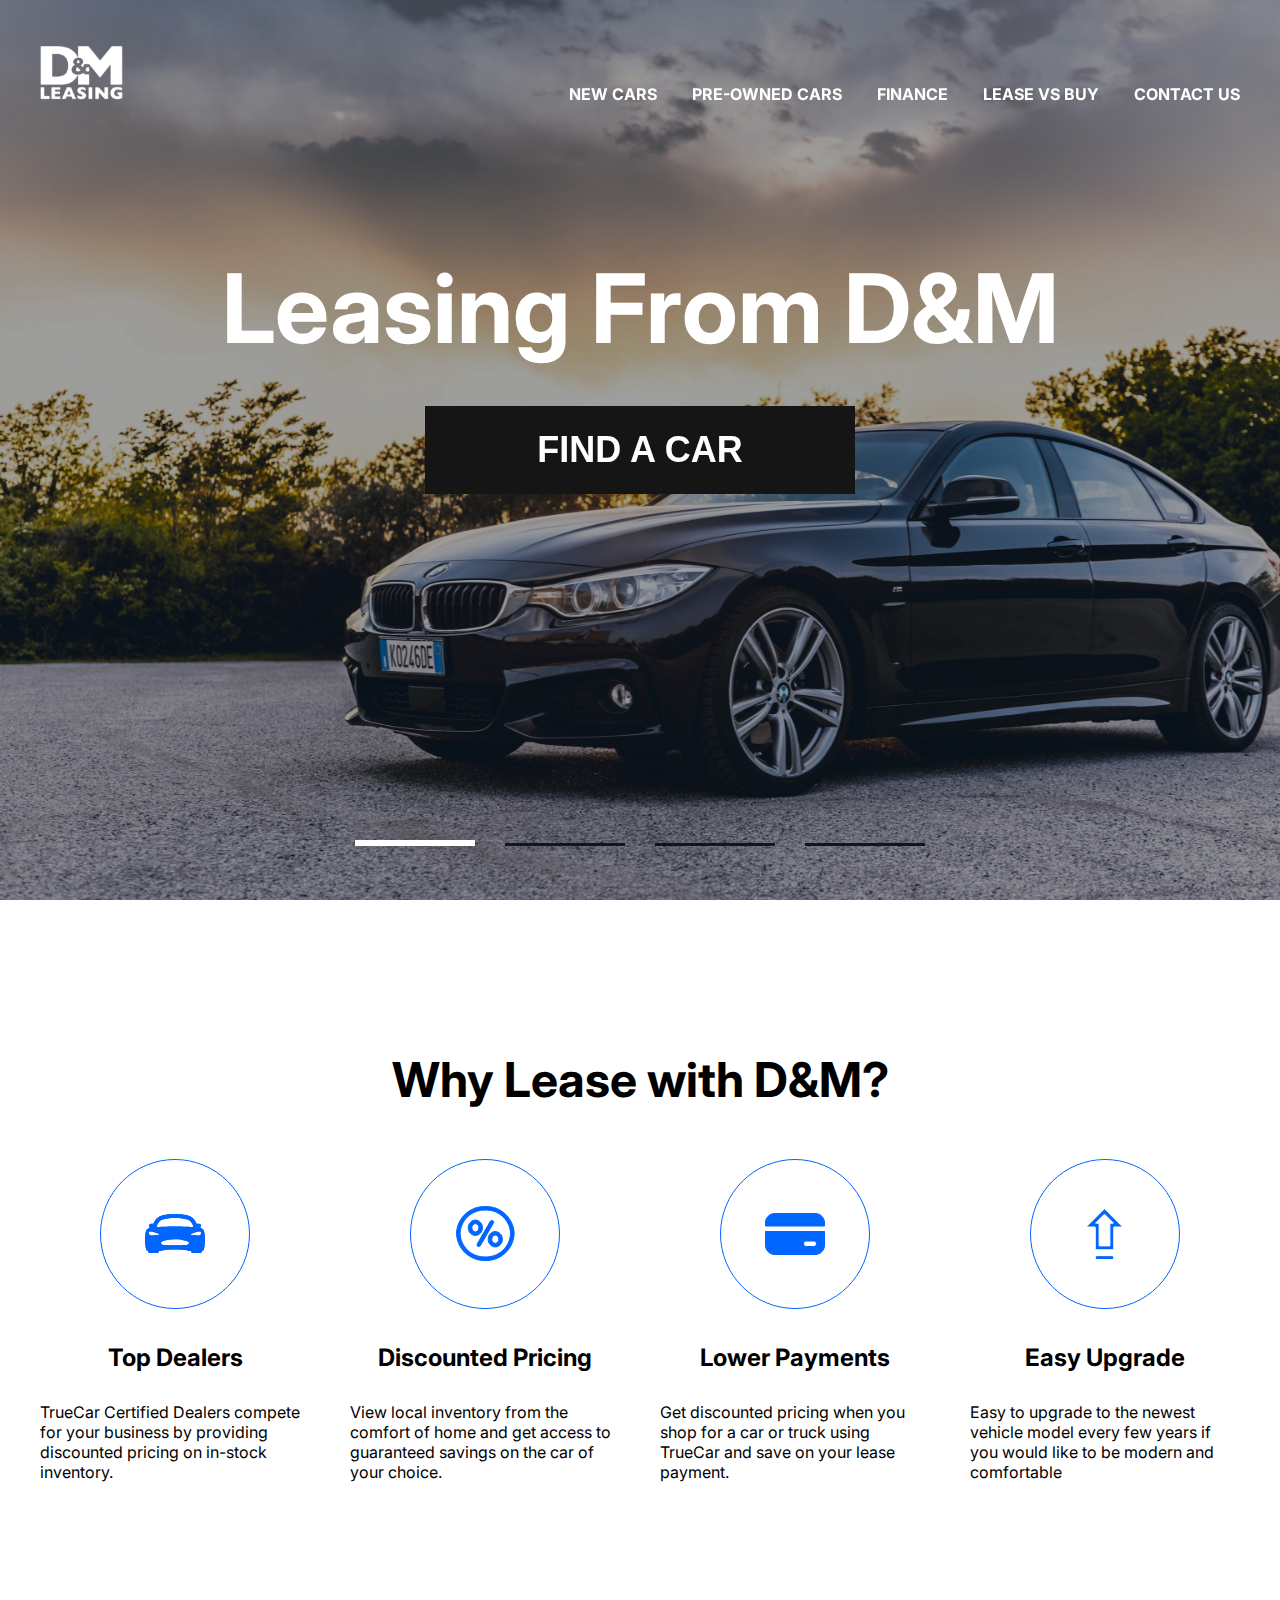
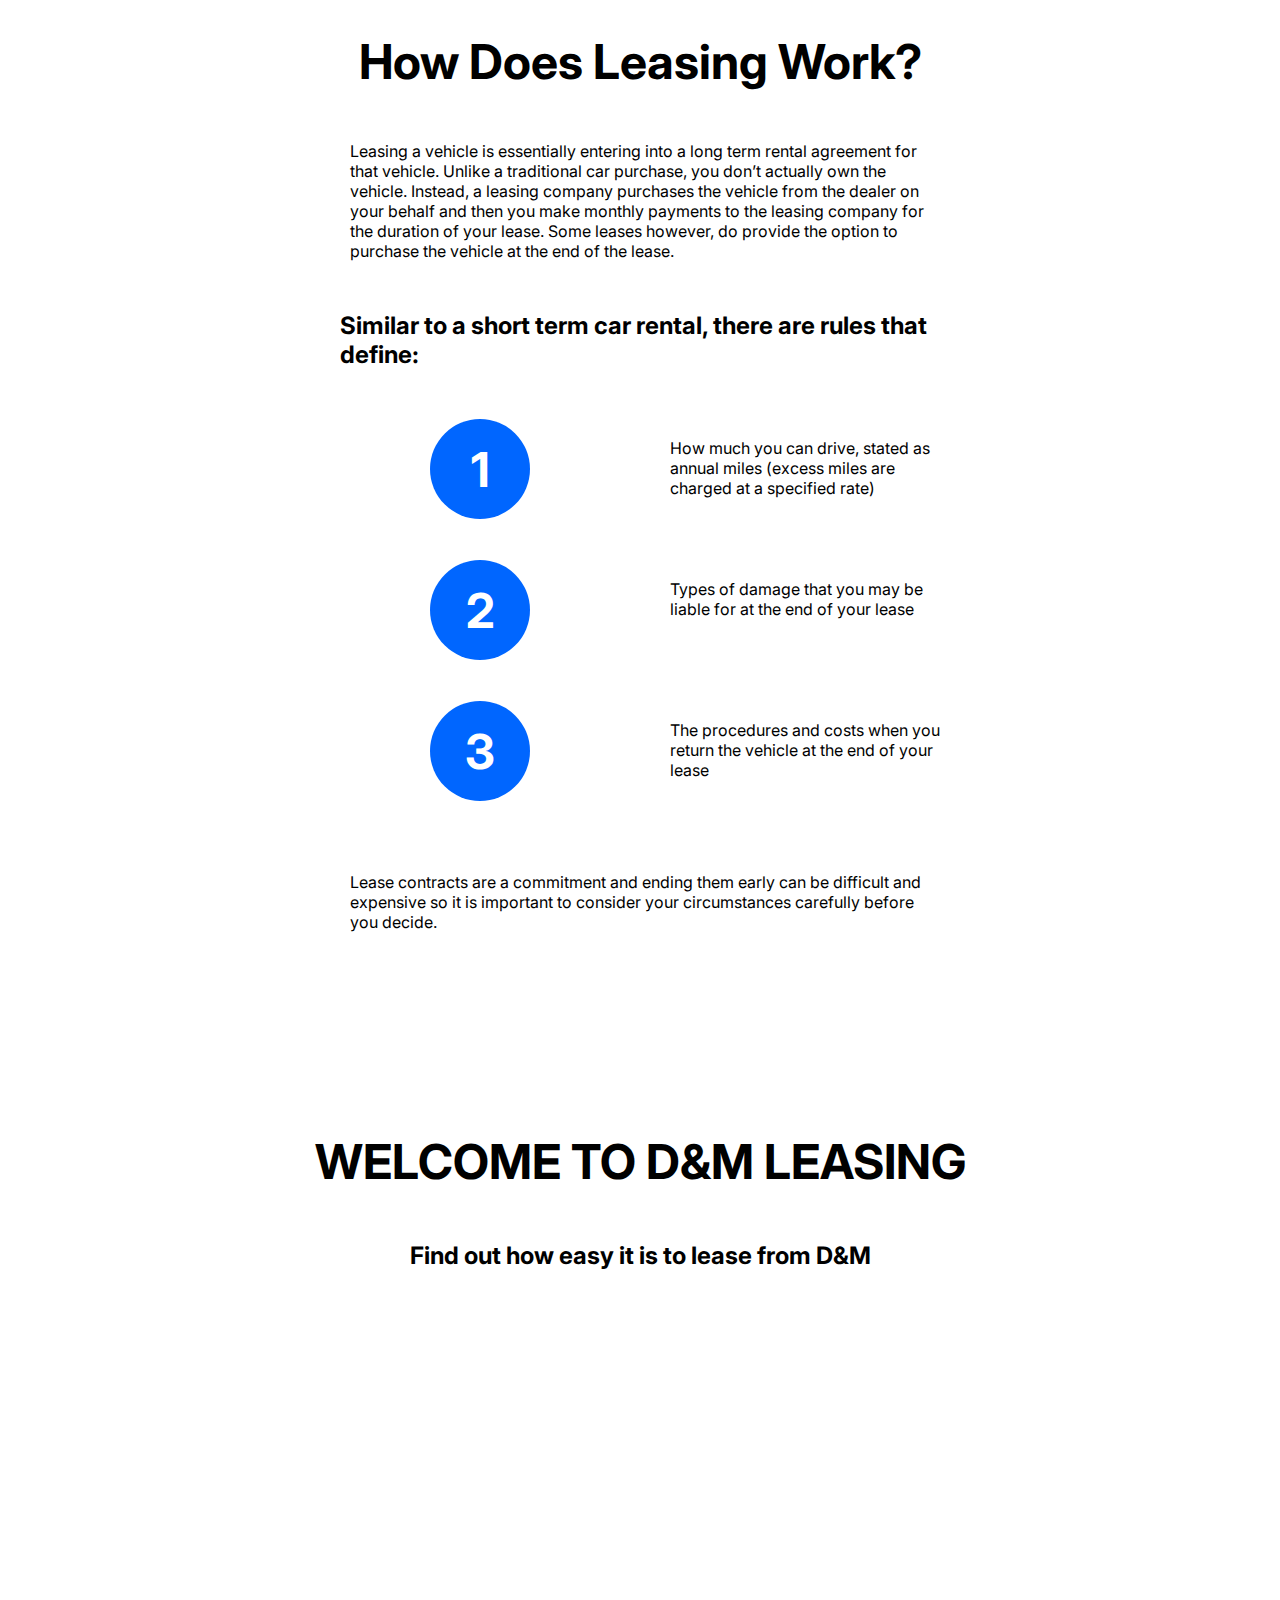
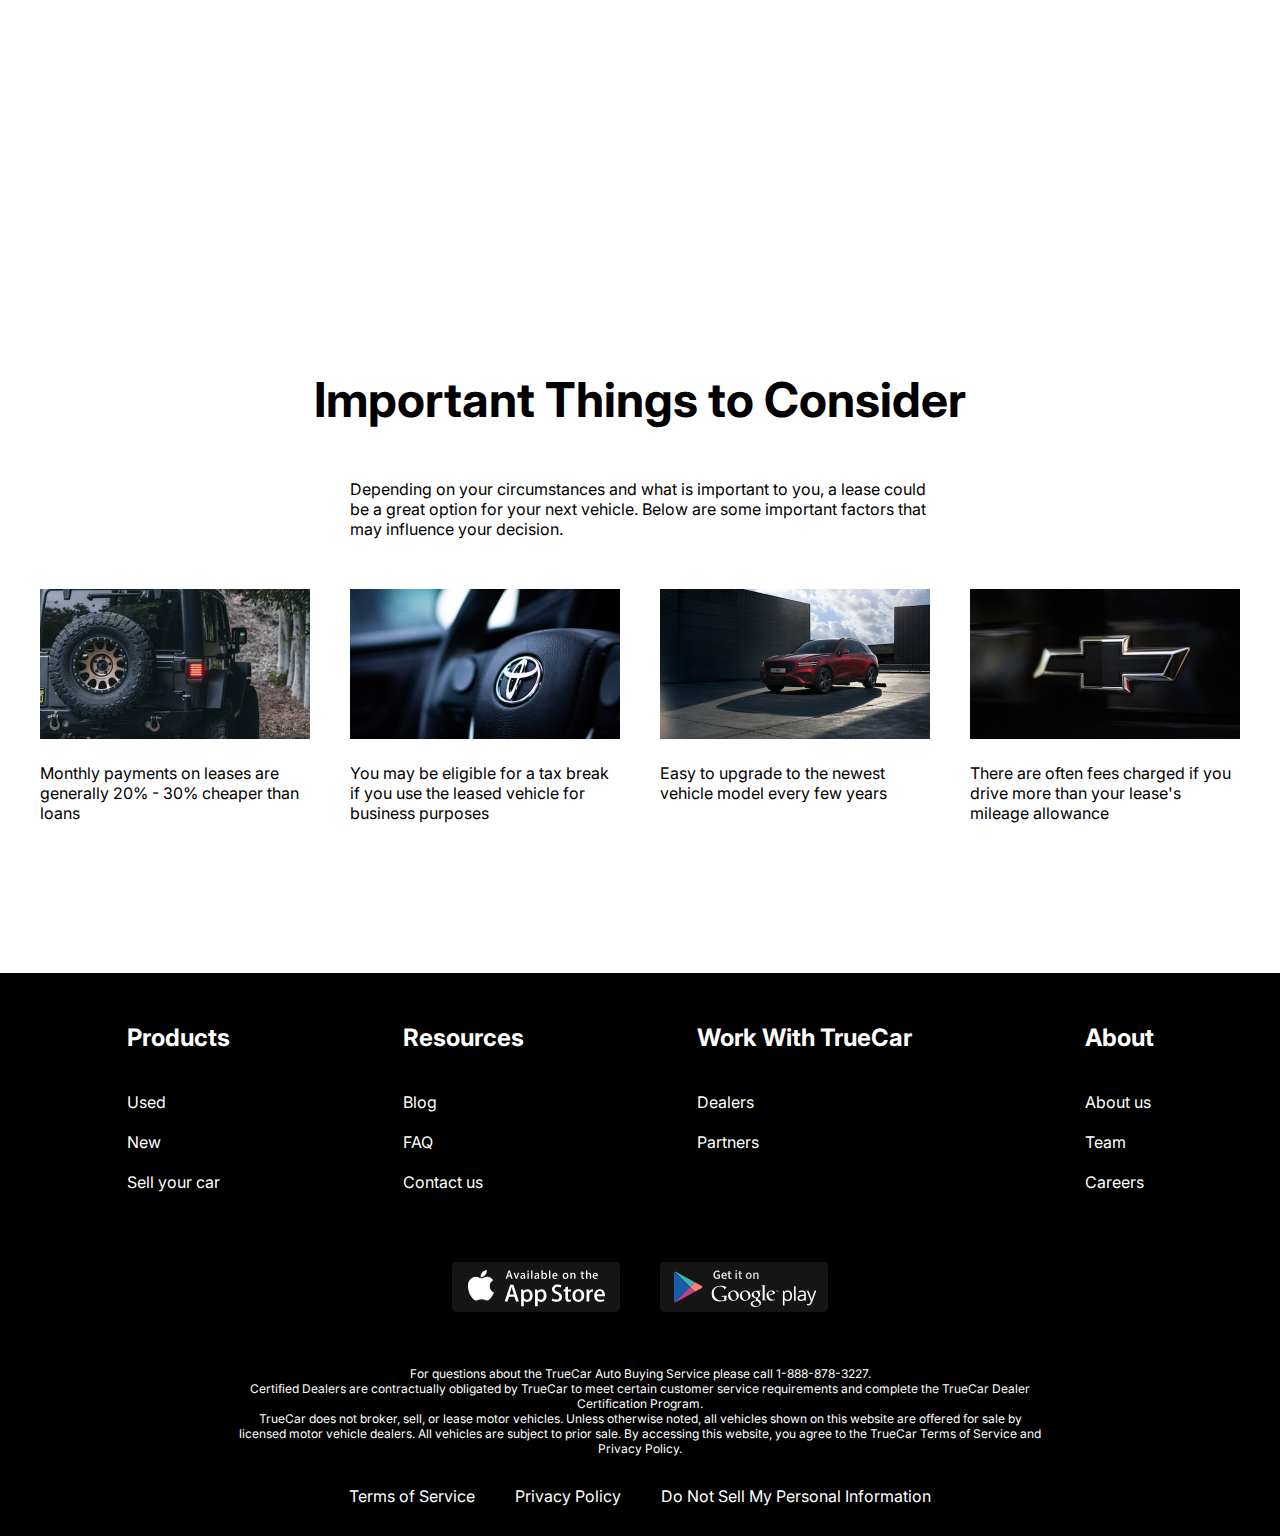
<file: pages/index.html>
<!DOCTYPE html>
<html lang="en">

<head>
    <meta charset="UTF-8">
    <meta http-equiv="X-UA-Compatible" content="IE=edge">
    <meta name="viewport" content="width=device-width, initial-scale=1.0">
    <link rel="preconnect" href="https://fonts.googleapis.com">
    <link rel="preconnect" href="https://fonts.gstatic.com" crossorigin>
    <link rel="stylesheet" href="https://cdn.jsdelivr.net/npm/swiper@9/swiper-bundle.min.css" />
    <link href="https://fonts.googleapis.com/css2?family=Inter:wght@400;700&display=swap" rel="stylesheet">
    <link rel="stylesheet" href="/assets/css/style.css">
    <title>Document</title>
</head>
<body>
    <div class="wrapper">
        <header class="header header-main">
            <div class="container">
                <div class="header__inner">
                    <a class="logo" href="index.html">
                        <img class="logo__img" src="/assets/icons/logo.svg" alt="">
                    </a>
                    <nav class="menu">
                        <ul class="menu__list">
                            <li class="menu__list-item">
                                <a href="#" class="menu__list-link">NEW CARS</a>
                            </li>
                            <li class="menu__list-item">
                                <a href="#" class="menu__list-link">PRE-OWNED CARS</a>
                            </li>
                            <li class="menu__list-item">
                                <a href="#" class="menu__list-link">FINANCE</a>
                            </li>
                            <li class="menu__list-item">
                                <a href="#" class="menu__list-link">LEASE VS BUY</a>
                            </li>
                            <li class="menu__list-item">
                                <a class="menu__list-link" href="contacts.html">CONTACT US</a>
                            </li>
                        </ul>
                    </nav>
                </div>
            </div>
        </header>
        <main class="main">
            <section class="top">
                <div class="container">
                    <h1 class="top__title">
                        Leasing From D&M
                    </h1>
                    <button class="top__button">
                        <a class="top__link" href="#">FIND A CAR</a>
                    </button>
                </div>
            </section>
            <div class="slider">
                <div class="swiper">
                    <div class="swiper-wrapper">
                        <div class="swiper-slide" style="background-image: url(/assets/images/car1.jpg);"></div>
                        <div class="swiper-slide" style="background-image: url(/assets/images/car2.jpg);"></div>
                        <div class="swiper-slide" style="background-image: url(/assets/images/car3.jpg);"></div>
                        <div class="swiper-slide" style="background-image: url(/assets/images/car4.jpg);"></div>
                    </div>
                    <div class="swiper-pagination"></div>
                </div>
            </div>
            <section class="why-lease">
                <div class="container">
                    <h2 class="section__title">
                        Why Lease with D&M?
                    </h2>
                    <ul class="why-lease__block">
                        <li class="why-lease__item">
                            <img class="why-lease__item-img" src="/assets/icons/why1.svg" alt="">
                            <h3 class="why-lease__item-title">
                                Top Dealers
                            </h3>
                            <p class="why-lease__item-text">
                                TrueCar Certified Dealers compete for your business by providing discounted pricing on
                                in-stock inventory.
                            </p>
                        </li>
                        <li class="why-lease__item">
                            <img class="why-lease__item-img" src="/assets/icons/why2.svg" alt="">
                            <h3 class="why-lease__item-title">
                                Discounted Pricing
                            </h3>
                            <p class="why-lease__item-text">
                                View local inventory from the comfort of home and get access to guaranteed savings on
                                the car of your choice.
                            </p>
                        </li>
                        <li class="why-lease__item">
                            <img class="why-lease__item-img" src="/assets/icons/why3.svg" alt="">
                            <h3 class="why-lease__item-title">
                                Lower Payments
                            </h3>
                            <p class="why-lease__item-text">
                                Get discounted pricing when you shop for a car or truck using TrueCar and save on your
                                lease payment.
                            </p>
                        </li>
                        <li class="why-lease__item">
                            <img class="why-lease__item-img" src="/assets/icons/why4.svg" alt="">
                            <h3 class="why-lease__item-title">
                                Easy Upgrade
                            </h3>
                            <p class="why-lease__item-text">
                                Easy to upgrade to the newest vehicle model every few years if you would like to be
                                modern and comfortable
                            </p>
                        </li>
                    </ul>
                </div>
            </section>
            <section class="how__does">
                <div class="container">
                    <div class="how__does_inner">
                        <h3 class="section__title">
                            How Does Leasing Work?
                        </h3>
                        <p class="how__does_text">
                            Leasing a vehicle is essentially entering into a long term rental agreement for that
                            vehicle. Unlike a traditional car purchase, you don’t actually own the vehicle. Instead, a
                            leasing company purchases the vehicle from the dealer on your behalf and then you make
                            monthly payments to the leasing company for the duration of your lease. Some leases however,
                            do provide the option to purchase the vehicle at the end of the lease.
                        </p>
                        <h4 class="how__does_title">
                            Similar to a short term car rental, there are rules that define:
                        </h4>
                        <ol class="how__does-list">
                            <li class="how__does-item">
                                How much you can drive, stated as annual miles (excess miles are charged at a specified
                                rate)
                            </li>
                            <li class="how__does-item">
                                Types of damage that you may be liable for at the end of your lease
                            </li>
                            <li class="how__does-item">
                                The procedures and costs when you return the vehicle at the end of your lease
                            </li>
                        </ol>
                        <p class="how__does_text">
                            Lease contracts are a commitment and ending them early can be difficult and expensive so it
                            is important to consider your circumstances carefully before you decide.
                        </p>
                    </div>
                </div>
            </section>
            <section class="video">
                <div class="container">
                    <h2 class="section__title">
                        WELCOME TO D&M LEASING
                    </h2>
                    <h4 class="welcome_title">
                        Find out how easy it is to lease from D&M
                    </h4>
                    <iframe class="videoFrame" width="1000" height="500"
                        src="https://www.youtube.com/embed/_K6x-DJ1Kf0?controls=0" title="YouTube video player"
                        frameborder="0"
                        allow="accelerometer; autoplay; clipboard-write; encrypted-media; gyroscope; picture-in-picture; web-share"
                        allowfullscreen></iframe>
                </div>
            </section>
            <section class="important">
                <div class="container">
                    <h2 class="section__title">
                        Important Things to Consider
                    </h2>
                    <p class="how__does_text">
                        Depending on your circumstances and what is important to you, a lease could be a great option
                        for your next vehicle. Below are some important factors that may influence your decision.
                    </p>
                    <ul class="important__list">
                        <li class="important__list-item">
                            <img class="important__img" src="/assets/images/important1.jpg" alt="" >
                            <p class="important__text">
                                Monthly payments on leases are generally 20% - 30% cheaper than loans
                            </p>
                        </li>
                        <li class="important__list-item">
                            <img class="important__img" src="/assets/images/important2.jpg" alt="" >
                            <p class="important__text">
                                You may be eligible for a tax break if you use the leased vehicle for business purposes
                            </p>
                        </li>
                        <li class="important__list-item">
                            <img class="important__img" src="/assets/images/important3.jpg" alt="" >
                            <p class="important__text">
                                Easy to upgrade to the newest vehicle model every few years
                            </p>
                        </li>
                        <li class="important__list-item">
                            <img class="important__img" src="/assets/images/important4.jpg" alt="" >
                            <p class="important__text">
                                There are often fees charged if you drive more than your lease's mileage allowance
                            </p>
                        </li>
                    </ul>
                </div>
            </section>
        </main>
        <footer class="footer">
            <div class="container">
                <nav class="footer__menu">
                    <ul class="footer__menu_list">
                        <p class="footer__menu-title">
                            Products
                        </p>
                        <li class="footer__menu-item">
                            <a href="#" class="footer__menu-link">Used</a>
                        </li>
                        <li class="footer__menu-item">
                            <a href="#" class="footer__menu-link">New</a>
                        </li>
                        <li class="footer__menu-item">
                            <a href="#" class="footer__menu-link">Sell your car</a>
                        </li>
                    </ul>
                    <ul class="info__block_list">
                        <p class="footer__menu-title">
                            Resources
                        </p>
                        <li class="footer__menu-item">
                            <a href="#" class="footer__menu-link">Blog</a>
                        </li>
                        <li class="footer__menu-item">
                            <a href="#" class="footer__menu-link">FAQ</a>
                        </li>
                        <li class="footer__menu-item">
                            <a href="#" class="footer__menu-link">Contact us</a>
                        </li>
                    </ul>
                    <ul class="info__block_list">
                        <p class="footer__menu-title">
                            Work With TrueCar
                        </p>
                        <li class="footer__menu-item">
                            <a href="#" class="footer__menu-link">Dealers</a>
                        </li>
                        <li class="footer__menu-item">
                            <a href="#" class="footer__menu-link">Partners</a>
                        </li>
                    </ul>
                    <ul class="info__block_list">
                        <p class="footer__menu-title">
                            About
                        </p>
                        <li class="footer__menu-item">
                            <a href="#" class="footer__menu-link">About us</a>
                        </li>
                        <li class="footer__menu-item">
                            <a href="#" class="footer__menu-link">Team</a>
                        </li>
                        <li class="footer__menu-item">
                            <a href="#" class="footer__menu-link">Careers</a>
                        </li>
                    </ul>
                </nav>
                <div class="apps__links">
                    <a href="#" class="app__link">
                        <img src="/assets/icons/app-store.svg" alt="">
                    </a>
                    <a href="#" class="app__link">
                        <img src="/assets/icons/google-play.svg" alt="">
                    </a>
                </div>
                <div class="footer__copy">
                    <p class="footer__copy-text">
                        For questions about the TrueCar Auto Buying Service please call 1-888-878-3227. <br>
                        Certified Dealers are contractually obligated by TrueCar to meet certain customer
                        service requirements and complete the TrueCar Dealer Certification Program.
                    </p>
                    <p class="footer__copy-text">
                        TrueCar does not broker, sell, or lease motor vehicles. Unless otherwise noted,
                        all vehicles shown on this website are offered for sale by licensed motor vehicle
                        dealers. All vehicles are subject to prior sale. By accessing this website, you agree
                        to the TrueCar Terms of Service and Privacy Policy.
                    </p>
                </div>
                <nav class="copy__nav">
                    <ul class="copy__nav-list">
                        <li class="copy__nav-item">
                            <a href="" class="copy__nav-link">Terms of Service</a>
                        </li>
                        <li class="copy__nav-item">
                            <a href="" class="copy__nav-link">Privacy Policy</a>
                        </li>
                        <li class="copy__nav-item">
                            <a href="" class="copy__nav-link">Do Not Sell My Personal Information</a>
                        </li>
                    </ul>
                </nav>
            </div>
        </footer>
    </div>
    <script src="https://cdn.jsdelivr.net/npm/swiper@9/swiper-bundle.min.js"></script>
    <script src="/assets/js/script.js"></script>
</body>
</html>
</file>
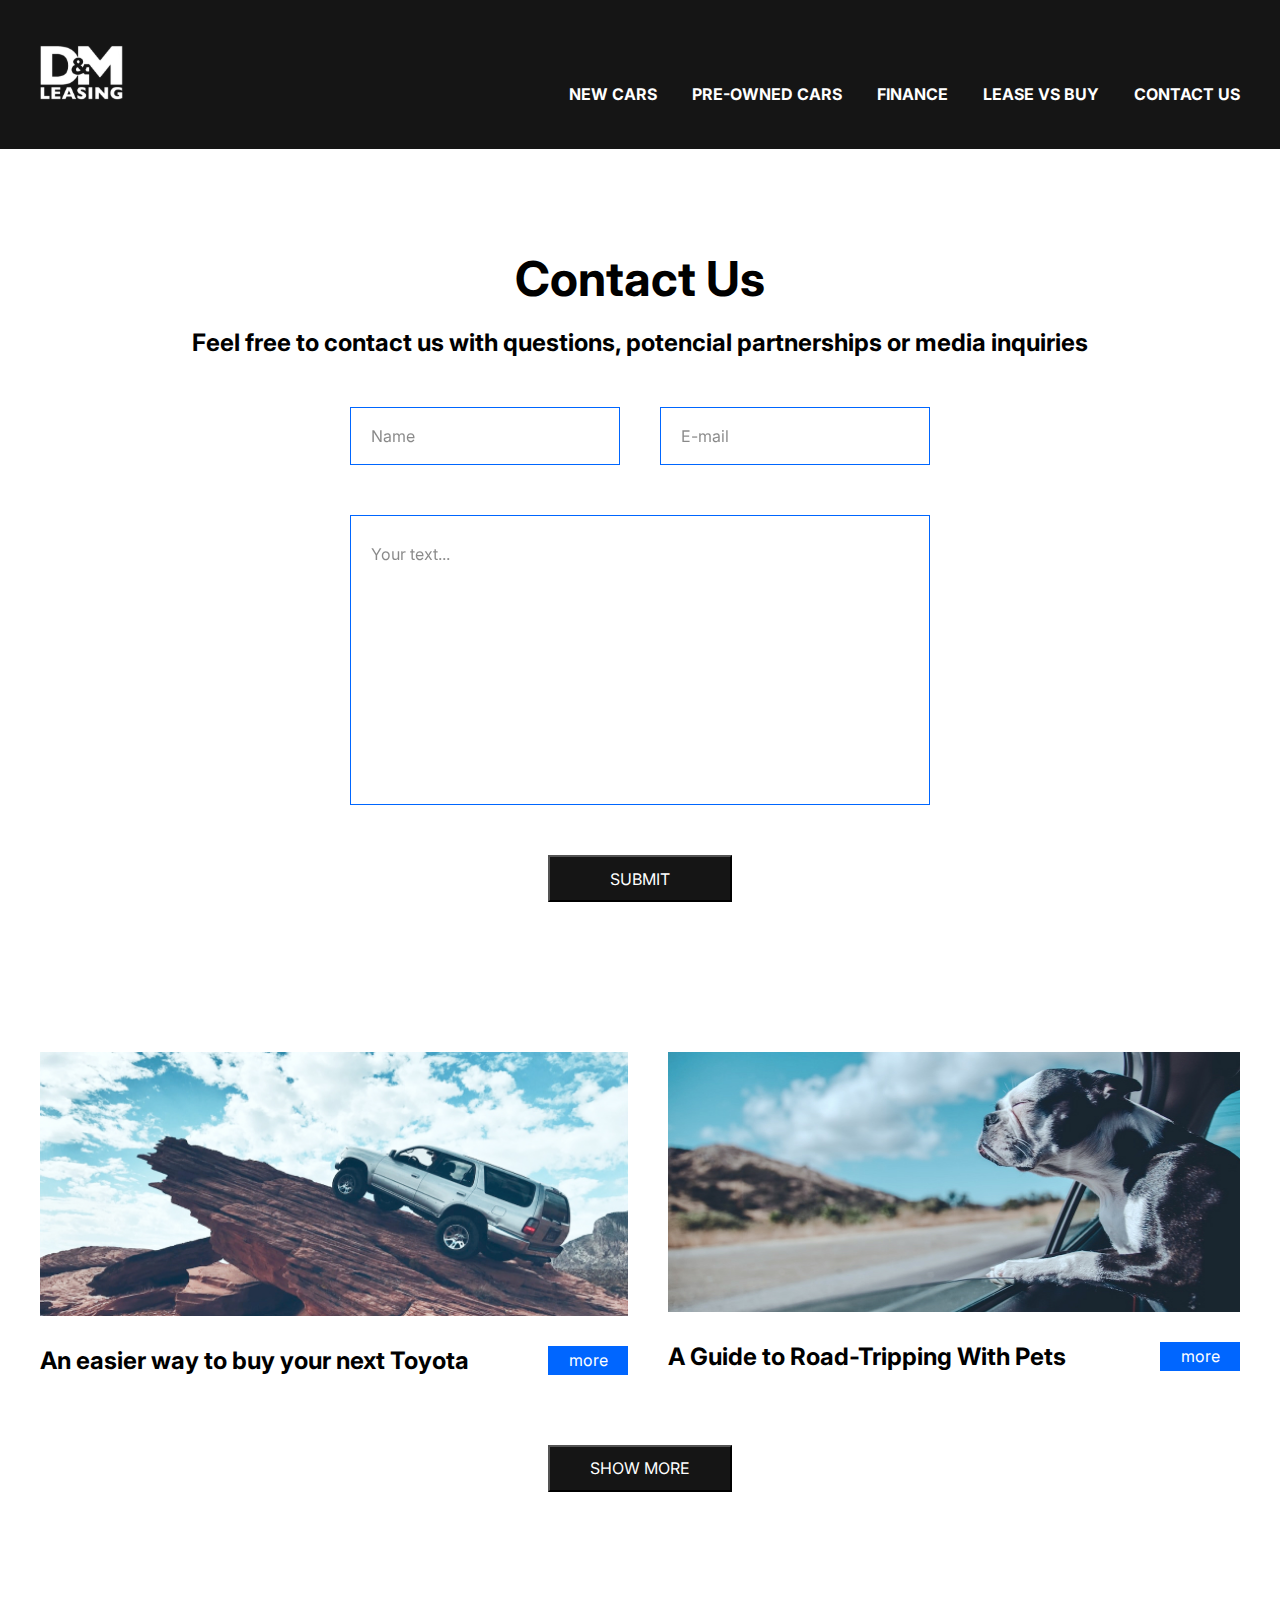
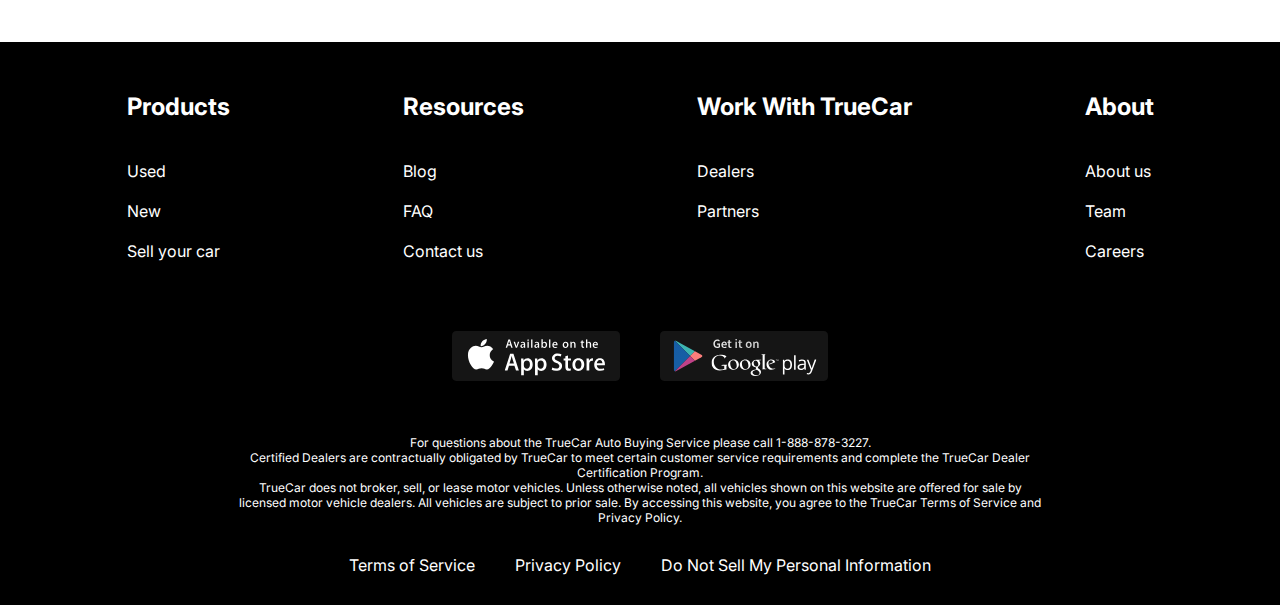
<file: pages/contacts.html>
<!DOCTYPE html>
<html lang="en">
<head>
    <meta charset="UTF-8">
    <meta http-equiv="X-UA-Compatible" content="IE=edge">
    <meta name="viewport" content="width=device-width, initial-scale=1.0">
    <link rel="preconnect" href="https://fonts.googleapis.com">
<link rel="preconnect" href="https://fonts.gstatic.com" crossorigin>
<link href="https://fonts.googleapis.com/css2?family=Inter:wght@400;700&display=swap" rel="stylesheet"> 
    <link rel="stylesheet" href="/assets/css/style.css">
    <title>Document</title>
</head>
<body>
    <div class="wrapper">
        <header class="header">
            <div class="container">
                <div class="header__inner">
                    <a class="logo" href="index.html">
                        <img class="logo__img" src="/assets/icons/logo.svg" alt="" >
                    </a>
                    <nav class="menu">
                        <ul class="menu__list">
                            <li class="menu__list-item">
                                <a href="#" class="menu__list-link">NEW CARS</a>
                            </li>
                            <li class="menu__list-item">
                                <a href="#" class="menu__list-link">PRE-OWNED CARS</a>
                            </li>
                            <li class="menu__list-item">
                                <a href="#" class="menu__list-link">FINANCE</a>
                            </li>
                            <li class="menu__list-item">
                                <a href="#" class="menu__list-link">LEASE VS BUY</a>
                            </li>
                            <li class="menu__list-item">
                                <a href="#" class="menu__list-link">CONTACT US</a>
                            </li>
                        </ul>
                    </nav>
                </div> 
            </div>
        </header>
        <main class="main">
            <section class="section-contacts">
                <div class="container">
                    <h2 class="section__title contacts__title">Contact Us</h2>
                    <p class="section__text">Feel free to contact us with questions, potencial partnerships or media inquiries</p>
                    <form class="contacts__form" action="" >
                        <input class="form__input" type="text" placeholder="Name">
                        <input class="form__input" type="email" placeholder="E-mail">
                        <textarea class="form__textarea" placeholder="Your text..."></textarea>
                        <button class="form__button" type="submit">SUBMIT</button>
                    </form>
                </div>
            </section>
            <section class="section-news">
                <div class="container news_container">
                    <div class="block-news">
                        <div class="new-block">
                            <div class="new-block__item">
                                <img class="new-block__item_img" src="/assets/images/news1.jpg" alt="">
                                <p class="new-block__item_text">An easier way to buy your next Toyota</p>
                                <a class="new-block__item-link">more</a>
                            </div>
                        </div>
                        <div class="new-block">
                            <div class="new-block__item">
                                <img class="new-block__item_img" src="/assets/images/news2.jpg" alt="">
                                <p class="new-block__item_text">A Guide to Road-Tripping With Pets</p>
                                <a class="new-block__item-link">more</a>
                            </div>
                        </div>
                    </div>
                    <button class="news__button">SHOW MORE</button>
                </div>
            </section>
        </main>
        <footer class="footer">
            <div class="container">
                <nav class="footer__menu">
                    <ul class="footer__menu_list">
                        <p class="footer__menu-title">
                            Products
                        </p>
                        <li class="footer__menu-item">
                            <a href="#" class="footer__menu-link">Used</a>
                        </li>
                        <li class="footer__menu-item">
                            <a href="#" class="footer__menu-link">New</a>
                        </li>
                        <li class="footer__menu-item">
                            <a href="#" class="footer__menu-link">Sell your car</a>
                        </li>
                    </ul>
                    <ul class="info__block_list">
                        <p class="footer__menu-title">
                            Resources
                        </p>
                        <li class="footer__menu-item">
                            <a href="#" class="footer__menu-link">Blog</a>
                        </li>
                        <li class="footer__menu-item">
                            <a href="#" class="footer__menu-link">FAQ</a>
                        </li>
                        <li class="footer__menu-item">
                            <a href="#" class="footer__menu-link">Contact us</a>
                        </li>
                    </ul>
                    <ul class="info__block_list">
                        <p class="footer__menu-title">
                            Work With TrueCar
                        </p>
                        <li class="footer__menu-item">
                            <a href="#" class="footer__menu-link">Dealers</a>
                        </li>
                        <li class="footer__menu-item">
                            <a href="#" class="footer__menu-link">Partners</a>
                        </li>
                    </ul>
                    <ul class="info__block_list">
                        <p class="footer__menu-title">
                            About
                        </p>
                        <li class="footer__menu-item">
                            <a href="#" class="footer__menu-link">About us</a>
                        </li>
                        <li class="footer__menu-item">
                            <a href="#" class="footer__menu-link">Team</a>
                        </li>
                        <li class="footer__menu-item">
                            <a href="#" class="footer__menu-link">Careers</a>
                        </li>
                    </ul>
                </nav>
                <div class="apps__links">
                    <a href="#" class="app__link">
                        <img src="/assets/icons/app-store.svg" alt="">
                    </a>
                    <a href="#" class="app__link">
                        <img src="/assets/icons/google-play.svg" alt="">
                    </a>
                </div>
                <div class="footer__copy">
                    <p class="footer__copy-text">
                        For questions about the TrueCar Auto Buying Service please call 1-888-878-3227. <br>
                        Certified Dealers are contractually obligated by TrueCar to meet certain customer 
                        service requirements and complete the TrueCar Dealer Certification Program.
                    </p>
                    <p class="footer__copy-text">
                        TrueCar does not broker, sell, or lease motor vehicles. Unless otherwise noted, 
                        all vehicles shown on this website are offered for sale by licensed motor vehicle 
                        dealers. All vehicles are subject to prior sale. By accessing this website, you agree 
                        to the TrueCar Terms of Service and Privacy Policy.
                    </p>
                </div>
                <nav class="copy__nav">
                    <ul class="copy__nav-list">
                        <li class="copy__nav-item">
                            <a href="" class="copy__nav-link">Terms of Service</a>
                        </li>
                        <li class="copy__nav-item">
                            <a href="" class="copy__nav-link">Privacy Policy</a>
                        </li>
                        <li class="copy__nav-item">
                            <a href="" class="copy__nav-link">Do Not Sell My Personal Information</a>
                        </li>
                    </ul>
                </nav>
            </div>
        </footer>
    </div>
</body>
</html>
</file>
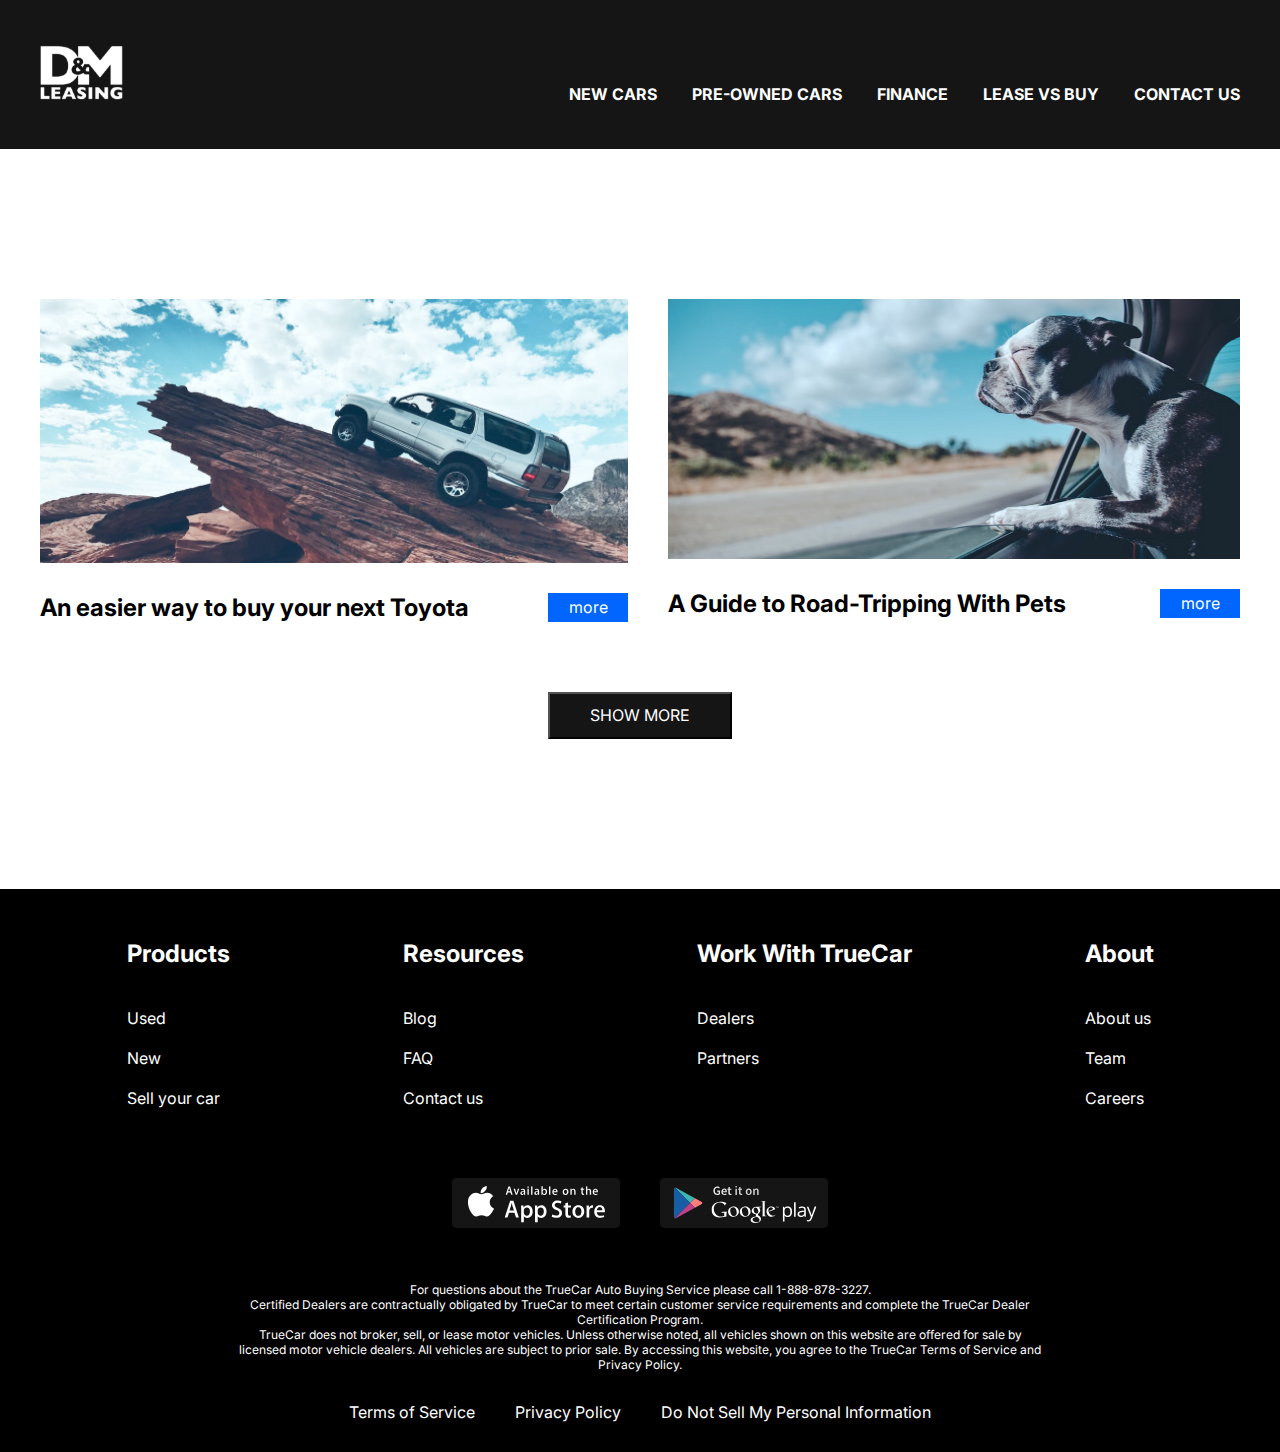
<file: pages/new_cars.html>
<!DOCTYPE html>
<html lang="en">
<head>
    <meta charset="UTF-8">
    <meta http-equiv="X-UA-Compatible" content="IE=edge">
    <meta name="viewport" content="width=device-width, initial-scale=1.0">
    <link rel="preconnect" href="https://fonts.googleapis.com">
<link rel="preconnect" href="https://fonts.gstatic.com" crossorigin>
<link href="https://fonts.googleapis.com/css2?family=Inter:wght@400;700&display=swap" rel="stylesheet"> 
    <link rel="stylesheet" href="/assets/css/style.css">
    <title>Document</title>
</head>
<body>
    <div class="wrapper">
        <header class="header">
            <div class="container">
                <div class="header__inner">
                    <a class="logo" href="index.html">
                        <img class="logo__img" src="/assets/icons/logo.svg" alt="" >
                    </a>
                    <nav class="menu">
                        <ul class="menu__list">
                            <li class="menu__list-item">
                                <a href="#" class="menu__list-link">NEW CARS</a>
                            </li>
                            <li class="menu__list-item">
                                <a href="#" class="menu__list-link">PRE-OWNED CARS</a>
                            </li>
                            <li class="menu__list-item">
                                <a href="#" class="menu__list-link">FINANCE</a>
                            </li>
                            <li class="menu__list-item">
                                <a href="#" class="menu__list-link">LEASE VS BUY</a>
                            </li>
                            <li class="menu__list-item">
                                <a class="menu__list-link" href="contacts.html">CONTACT US</a>
                            </li>
                        </ul>
                    </nav>
                </div> 
            </div>
        </header>
        <main class="main">






            
            <section class="section-news">
                <div class="container news_container">
                    <div class="block-news">
                        <div class="new-block">
                            <div class="new-block__item">
                                <img class="new-block__item_img" src="/assets/images/news1.jpg" alt="">
                                <p class="new-block__item_text">An easier way to buy your next Toyota</p>
                                <a class="new-block__item-link">more</a>
                            </div>
                        </div>
                        <div class="new-block">
                            <div class="new-block__item">
                                <img class="new-block__item_img" src="/assets/images/news2.jpg" alt="">
                                <p class="new-block__item_text">A Guide to Road-Tripping With Pets</p>
                                <a class="new-block__item-link">more</a>
                            </div>
                        </div>
                    </div>
                    <button class="news__button">SHOW MORE</button>
                </div>
            </section>
        </main>
        <footer class="footer">
            <div class="container">
                <nav class="footer__menu">
                    <ul class="footer__menu_list">
                        <p class="footer__menu-title">
                            Products
                        </p>
                        <li class="footer__menu-item">
                            <a href="#" class="footer__menu-link">Used</a>
                        </li>
                        <li class="footer__menu-item">
                            <a href="#" class="footer__menu-link">New</a>
                        </li>
                        <li class="footer__menu-item">
                            <a href="#" class="footer__menu-link">Sell your car</a>
                        </li>
                    </ul>
                    <ul class="info__block_list">
                        <p class="footer__menu-title">
                            Resources
                        </p>
                        <li class="footer__menu-item">
                            <a href="#" class="footer__menu-link">Blog</a>
                        </li>
                        <li class="footer__menu-item">
                            <a href="#" class="footer__menu-link">FAQ</a>
                        </li>
                        <li class="footer__menu-item">
                            <a href="#" class="footer__menu-link">Contact us</a>
                        </li>
                    </ul>
                    <ul class="info__block_list">
                        <p class="footer__menu-title">
                            Work With TrueCar
                        </p>
                        <li class="footer__menu-item">
                            <a href="#" class="footer__menu-link">Dealers</a>
                        </li>
                        <li class="footer__menu-item">
                            <a href="#" class="footer__menu-link">Partners</a>
                        </li>
                    </ul>
                    <ul class="info__block_list">
                        <p class="footer__menu-title">
                            About
                        </p>
                        <li class="footer__menu-item">
                            <a href="#" class="footer__menu-link">About us</a>
                        </li>
                        <li class="footer__menu-item">
                            <a href="#" class="footer__menu-link">Team</a>
                        </li>
                        <li class="footer__menu-item">
                            <a href="#" class="footer__menu-link">Careers</a>
                        </li>
                    </ul>
                </nav>
                <div class="apps__links">
                    <a href="#" class="app__link">
                        <img src="/assets/icons/app-store.svg" alt="">
                    </a>
                    <a href="#" class="app__link">
                        <img src="/assets/icons/google-play.svg" alt="">
                    </a>
                </div>
                <div class="footer__copy">
                    <p class="footer__copy-text">
                        For questions about the TrueCar Auto Buying Service please call 1-888-878-3227. <br>
                        Certified Dealers are contractually obligated by TrueCar to meet certain customer 
                        service requirements and complete the TrueCar Dealer Certification Program.
                    </p>
                    <p class="footer__copy-text">
                        TrueCar does not broker, sell, or lease motor vehicles. Unless otherwise noted, 
                        all vehicles shown on this website are offered for sale by licensed motor vehicle 
                        dealers. All vehicles are subject to prior sale. By accessing this website, you agree 
                        to the TrueCar Terms of Service and Privacy Policy.
                    </p>
                </div>
                <nav class="copy__nav">
                    <ul class="copy__nav-list">
                        <li class="copy__nav-item">
                            <a href="" class="copy__nav-link">Terms of Service</a>
                        </li>
                        <li class="copy__nav-item">
                            <a href="" class="copy__nav-link">Privacy Policy</a>
                        </li>
                        <li class="copy__nav-item">
                            <a href="" class="copy__nav-link">Do Not Sell My Personal Information</a>
                        </li>
                    </ul>
                </nav>
            </div>
        </footer>
    </div>
</body>
</html>
</file>
<file: assets/css/style.css>
html {
    box-sizing: border-box;
}

*, *::after, *::before {
    margin: 0;
    padding: 0;
    box-sizing: inherit;
}

ul {
    list-style-type: none;
}

html,
body {
    height: 100%;
}

a {
    text-decoration: none;
    cursor: pointer;
}

input {
    outline:none;
}

textarea {
    outline:none;
}

.wrapper {
    min-height: 100%;
    display: flex;
    flex-direction: column;
    
}

.container {
    max-width: 1220px;
    margin: 0 auto;
    padding: 0 10px;
}

body {
    font-size: 16px;
    font-weight: 400;
    font-family: 'Inter', sans-serif;
}

.header {
    background-color: #151515;
}

.header-main {
    background-color: transparent;
    position: absolute;
    z-index: 10;
    left: 0;
    right:0;
}

.header__inner {
    display: flex;
    justify-content: space-between;
    align-items: center;
    padding: 45px 0;
}

.menu {
    margin-top: auto;
}

.menu__list {
    display: flex;
    gap: 35px;
}

.menu__list-link {
    color: white;
    text-transform: uppercase;
    font-weight: 700;
}

.main {
    flex-grow: 1;
}

.top {
    text-align: center;
    padding-top: 250px;
    padding-bottom: 50px;
    position: absolute;
    z-index: 5;
    left: 0;
    right:0;
}

.top__button {
    background-color: #151515;
    padding: 23px 112px;
    display: inline-block;
    text-transform: uppercase;
    color:white;
    font-size: 36px;
    font-weight: 700;
    border: none;
}

.top__title {
    padding-bottom: 40px;
    color: white;
    font-size: 96px;
    font-weight: 700;
}

.top__link {
    color: white;
}

.swiper-slide {
    height: 100vh;
    background-position: center;
    background-repeat: no-repeat;
    background-size: cover;
}


.swiper::after {
    content: "";
    background: rgba(21, 21, 21, 0.4);
    position: absolute;
    z-index: 5;
    left:0;
    right: 0;
    top:0;
    bottom: 0;
}

.swiper-pagination-bullet {
    width: 120px;
    height: 3px;
    background-color: #151515;
    border-radius: 0;
    opacity: 1;
    
}
.swiper-horizontal > .swiper-pagination-bullets,
.swiper-pagination-bullets.swiper-pagination-horizontal,
.swiper-pagination-custom,
.swiper-pagination-fraction {
   bottom: 50px;
}

.swiper-horizontal > .swiper-pagination-bullets .swiper-pagination-bullet,
.swiper-pagination-horizontal .swiper-pagination-bullets .swiper-pagination-bullet {
    margin: 0 15px ;
}


.swiper-pagination-bullet-active {
    width: 120px;
    height: 6px;
    background-color: white;
    border-radius: 0;
    opacity: 1;
}



.why-lease {
    margin: 150px 0;
}

.section__title {
    text-align: center;
    font-weight: 700;
    font-size: 48px;
    margin-bottom: 50px;
}

.why-lease__block {
    display: flex;
    justify-content: space-between;
    text-align: center;
}

.why-lease__item {
    max-width: 270px;
}

.why-lease__item-title {
    margin: 30px 0px;
    font-weight: 700;
    font-size: 24px;
}

.why-lease__item-text {
    text-align: left;
}

.how__does {
    padding-bottom: 150px;
}

.how__does_inner {
    max-width: 600px;
    margin: 0 auto;
}

.how__does_title {
    font-weight: 700;
    font-size: 24px;
    text-align: left;
    margin-top: 50px;
}

.how__does-list {
    padding: 50px 0 70px;
    counter-reset: myCounter;
}

.how__does-item + .how__does-item {
    margin-top: 40px;
}

.how__does-item {
    position: relative;
    list-style-type: none;
    width: 270px;
    margin-left: auto;
    box-sizing: content-box;
    padding: 19px 0 19px 240px ;
    min-height: 63px;
}

.how__does-item::before {
    counter-increment: myCounter;
    content: counter(myCounter);
    position: absolute;
    display: flex;
    justify-content: center;
    align-items: center;
    width: 100px;
    height: 100px;
    font-size: 48px;
    font-weight: 700;
    color:white;
    border-radius: 50%;
    background-color: #0066FF;
    left: 0;
    top:0;
}

.welcome_title{
    font-weight: 700;
    font-size: 24px;
    text-align: center;
    margin-top: 20px;
    margin-bottom: 50px;
}

.video {
    padding-bottom: 150px;
}

.videoFrame {
    margin: 0 auto;
    display: block;
}

.ytp-title-channel-logo {
    display: none;
}

.how__does_text {
    max-width: 580px;
    text-align: left;
    margin: 0 auto;
    margin-bottom: 50px;
}

.important__list {
    display: flex;
    justify-content: space-between;

}

.important__list-item {
    max-width: 270px;
}

.important__text {
    margin-top: 20px;
}

.important {
    margin-bottom: 150px;
}

.section-contacts {
    padding-top: 100px;
}

.contacts__title { 
    font-weight: 700;
    font-size: 48px;
    margin-bottom: 0;
}

.section__text {
    padding: 20px 100px;
    text-align: center;
    font-weight: 700;
    font-size: 24px;
}

.contacts__form {
    display: flex;
    justify-content: space-between;
    flex-wrap: wrap;
    max-width: 580px;
    margin: 0 auto;
    padding-top: 30px;
}

.form__input {
    display: inline-block;
    width: 270px;
    border: 1px solid #0066FF;
    padding: 18px 20px;
    margin-bottom: 50px;
    font-size: 16px;
    font-weight: 400;
    font-family: 'Inter', sans-serif;
    color: #151515;
}

.form__input::placeholder {
    font-size: 16px;
    font-weight: 400;
    font-family: 'Inter', sans-serif;
    color: #151515;
    opacity: .5;
}


.form__textarea {
    width: 100%;
    height: 290px;
    border: 1px solid #0066FF;
    resize: none;
    padding: 28px 20px;
    font-size: 16px;
    font-weight: 400;
    margin-bottom: 50px;
    font-family: 'Inter', sans-serif;
    color: #151515;
}

.form__textarea::placeholder {
    font-size: 16px;
    font-weight: 400;
    font-family: 'Inter', sans-serif;
    color: #151515;
    opacity: .5;
}

.form__button {
    width: 184px;
    height: 47px;
    background-color: #151515;
    margin: 0 auto;
    font-size: 16px;
    font-weight: 400;
    color: white;
    text-transform: uppercase;
    font-family: 'Inter', sans-serif;
}

.section-news {
    margin-top: 150px;
    margin-bottom: 150px;
}

.new-block {
    display: flex;
}

.block-news {
    display: flex;
    justify-content: center;
    gap: 40px;
}

.new-block__item_text {
    font-weight: 700;
    font-size: 24px;
    font-family: 'Inter', sans-serif;
    text-align: left;
}

.new-block__item {
    display: flex;
    justify-content: space-between;
    flex-wrap: wrap;
}

.new-block__item_img {
    width: 100%;
    margin-bottom: 30px;
}

.new-block__item-link {
    display: flex;
    justify-content: center;
    width: 80px;
    height: 29px;
    background-color: #0066FF;
    color: white;
    font-weight: 400;
    font-size: 16px;
    text-align: center;
    align-items: center;
}


.news__button {
    width: 184px;
    height: 47px;
    background-color: #151515;
    margin-top: 70px;
    font-size: 16px;
    font-weight: 400;
    color: white;
    text-transform: uppercase;
    font-family: 'Inter', sans-serif;
}

.news_container {
    display: flex;
    justify-content: center;
    flex-wrap: wrap;
}

.footer {
    background-color: black;

}

.footer__menu {
    display: flex;
    justify-content: space-around;
    padding: 50px 0;
}

.footer__menu-title {
    font-weight: 700;
    font-size: 24px;
    color: white;
    margin-bottom: 40px;
}

.footer__menu-item {
    margin-bottom: 20px;
}

.footer__menu-link {
    color: white;
    font-weight: 400;
    font-size: 16px;
}

.apps__links {
    margin: 0 auto;
    align-items: center;
    display: flex;
    justify-content: center;
    gap: 40px;
}



.footer__copy {
    max-width: 806px;
    margin: 0 auto;
    padding-top: 50px;
}

.footer__copy-text {
    text-align: center;
    color: white;
    font-weight: 400;
    font-size: 12px;
}

.copy__nav {
    display: flex;
    justify-content: center;
    padding: 30px 0;

}

.copy__nav-list {
    display: flex;
    gap: 40px
}

.copy__nav-link {
    font-weight: 400;
    color: white;
    font-size: 16px;
}
</file>
